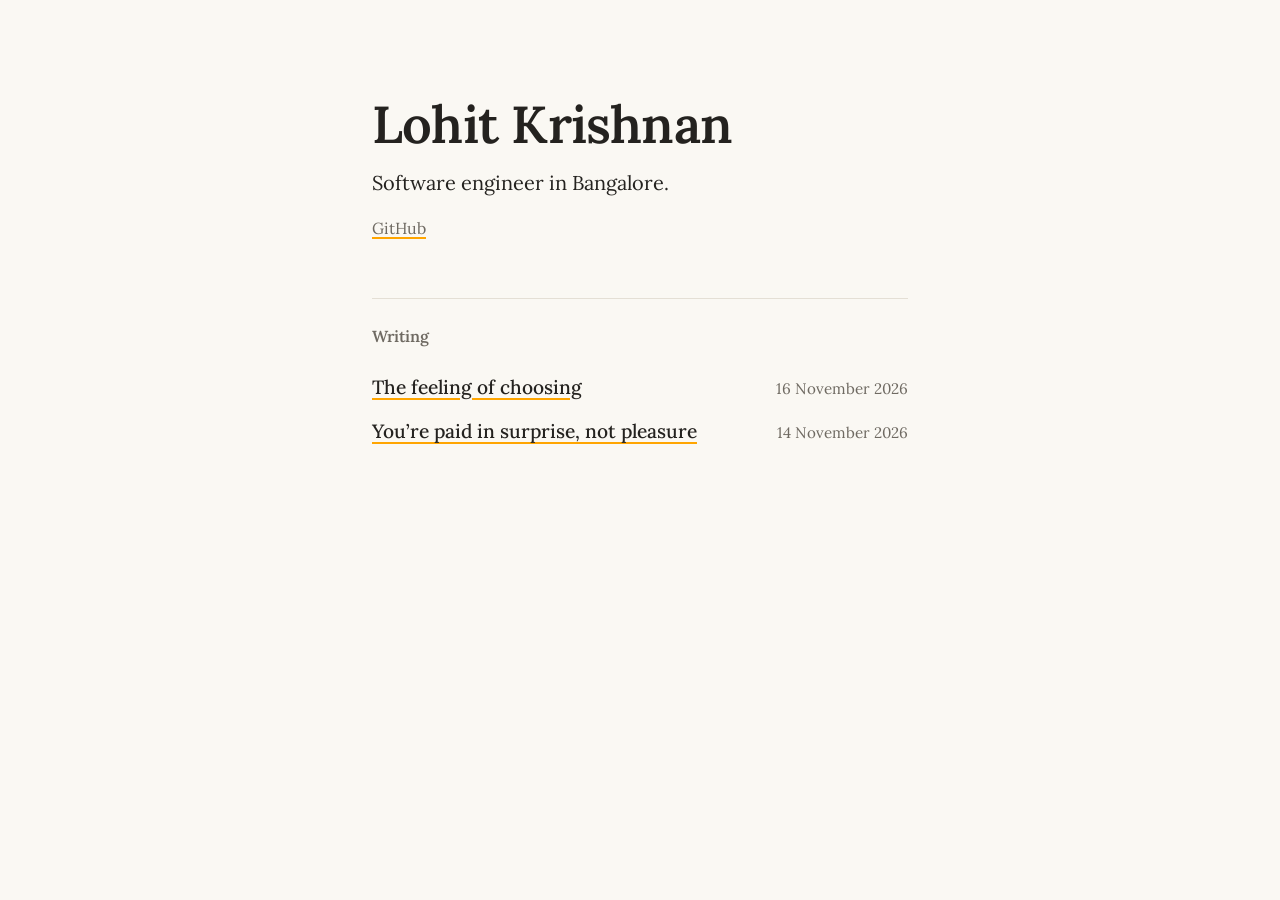
<file: index.html>
<!DOCTYPE html>
<html lang="en">
<head>
    <meta charset="UTF-8">
    <meta name="viewport" content="width=device-width, initial-scale=1.0">
    <title>Lohit Krishnan</title>
    <meta name="description" content="Lohit Krishnan, software engineer in Bangalore.">
    <meta property="og:title" content="Lohit Krishnan">
    <meta property="og:description" content="Software engineer in Bangalore.">
    <meta property="og:type" content="website">
    <meta property="og:url" content="https://lohitkrishnan.com/">
    <meta property="og:site_name" content="Lohit Krishnan">
    <meta property="og:image" content="https://lohitkrishnan.com/img/card-home.png">
    <meta property="og:image:width" content="1200">
    <meta property="og:image:height" content="630">
    <meta property="og:image:alt" content="Lohit Krishnan. Software engineer in Bangalore.">
    <meta name="twitter:card" content="summary_large_image">
    <link rel="canonical" href="https://lohitkrishnan.com/">
    <meta name="color-scheme" content="light dark">

    <link rel="icon" href="/favicon.ico" sizes="48x48">
    <link rel="icon" href="/favicon.svg" type="image/svg+xml">
    <link rel="apple-touch-icon" href="/apple-touch-icon.png">

    <link rel="preload" href="/fonts/Lora-Variable.woff" as="font" type="font/woff" crossorigin>
    <link rel="stylesheet" href="/css/site.css?v=5">
    <script data-goatcounter="https://lohitkrishnan.goatcounter.com/count" async src="https://gc.zgo.at/count.js"></script>
</head>
<body>

    <div class="page">
        <header class="intro">
            <h1 class="intro-name">Lohit Krishnan</h1>
            <p class="intro-about">Software engineer in Bangalore.</p>
            <p class="intro-links"><a href="https://github.com/lohitkrishnan">GitHub</a></p>
        </header>

        <main>
            <h2 class="section-title">Writing</h2>
            <ul class="posts">
                <li class="post">
                    <a class="post-title" href="/essays/the-feeling-of-choosing/">The feeling of choosing</a>
                    <time class="date" datetime="2026-11-16">16 November 2026</time>
                </li>
                <li class="post">
                    <a class="post-title" href="/essays/paid-in-surprise/">You’re paid in surprise, not pleasure</a>
                    <time class="date" datetime="2026-11-14">14 November 2026</time>
                </li>
            </ul>
        </main>
    </div>

</body>
</html>
</file>
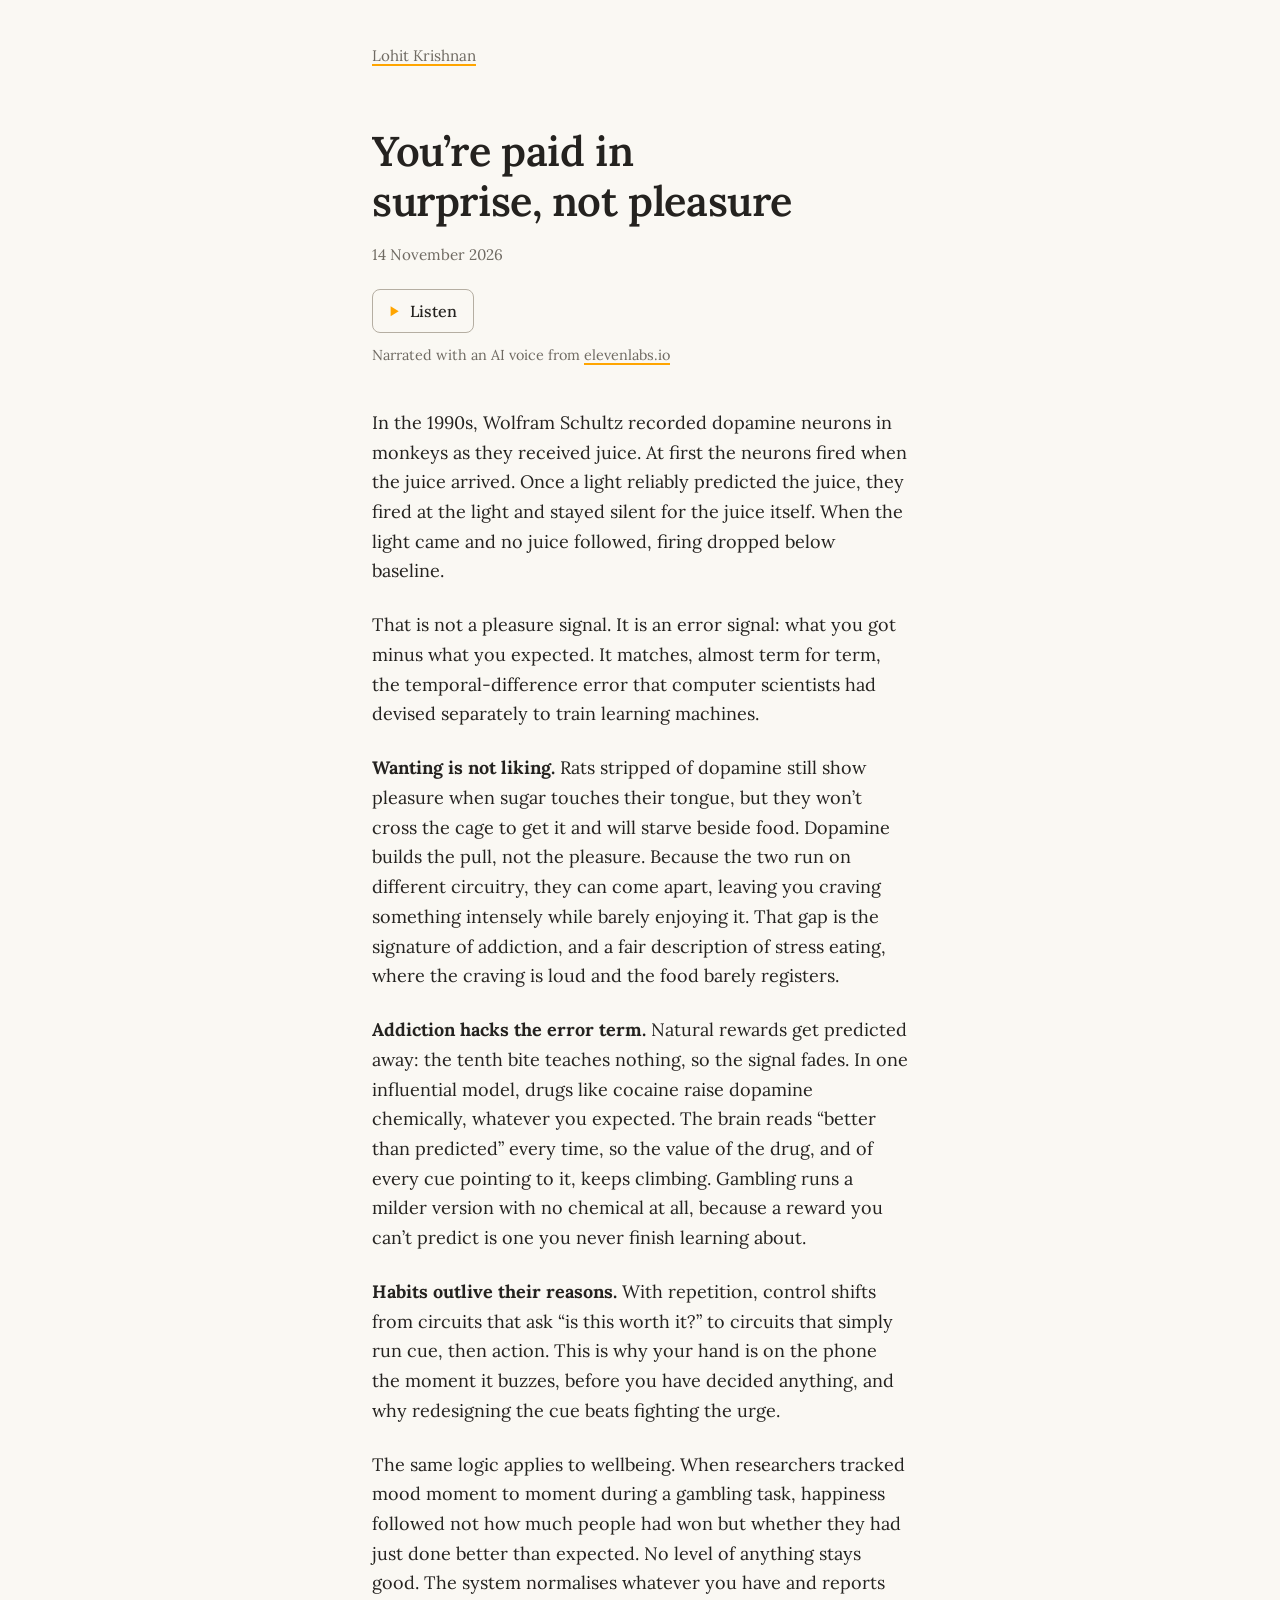
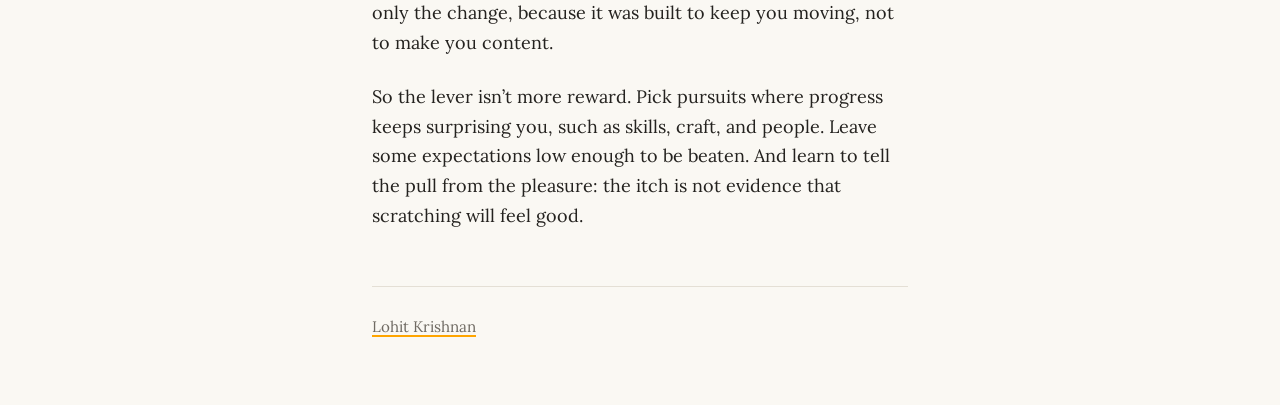
<file: essays/paid-in-surprise/index.html>
<!DOCTYPE html>
<html lang="en">
<head>
    <meta charset="UTF-8">
    <meta name="viewport" content="width=device-width, initial-scale=1.0">
    <title>You’re paid in surprise, not pleasure</title>
    <meta name="description" content="Dopamine is an error signal, not a pleasure signal. What that means for wanting, habits, addiction and wellbeing.">
    <meta property="og:title" content="You’re paid in surprise, not pleasure">
    <meta property="og:description" content="Dopamine is an error signal, not a pleasure signal. What that means for wanting, habits, addiction and wellbeing.">
    <meta property="og:type" content="article">
    <meta property="og:url" content="https://lohitkrishnan.com/essays/paid-in-surprise/">
    <meta property="og:site_name" content="Lohit Krishnan">
    <meta property="og:image" content="https://lohitkrishnan.com/img/card-paid-in-surprise.png">
    <meta property="og:image:width" content="1200">
    <meta property="og:image:height" content="630">
    <meta property="og:image:alt" content="You’re paid in surprise, not pleasure. Dopamine is an error signal, not a pleasure signal.">
    <meta name="twitter:card" content="summary_large_image">
    <link rel="canonical" href="https://lohitkrishnan.com/essays/paid-in-surprise/">
    <meta name="color-scheme" content="light dark">

    <link rel="icon" href="/favicon.ico" sizes="48x48">
    <link rel="icon" href="/favicon.svg" type="image/svg+xml">
    <link rel="apple-touch-icon" href="/apple-touch-icon.png">

    <link rel="preload" href="/fonts/Lora-Variable.woff" as="font" type="font/woff" crossorigin>
    <link rel="stylesheet" href="/css/site.css?v=5">
    <script src="/js/listen.js" defer></script>
    <script data-goatcounter="https://lohitkrishnan.goatcounter.com/count" async src="https://gc.zgo.at/count.js"></script>
</head>
<body>

    <div class="page">
        <a class="home-link" href="/">Lohit Krishnan</a>

        <article class="essay">
            <header class="essay-header">
                <h1 class="essay-title">You’re paid in surprise, not pleasure</h1>
                <time class="date" datetime="2026-11-14">14 November 2026</time>

                <!-- Shown by /js/listen.js. The recording and its word timings live in /audio. -->
                <div class="listen-bar">
                    <button class="listen" type="button" data-goatcounter-click="listen-paid-in-surprise" data-goatcounter-title="Listen button" hidden
                            data-audio="/audio/paid-in-surprise.mp3?take=2"
                            data-timings="/audio/paid-in-surprise.json?take=2"
                            data-title="You’re paid in surprise, not pleasure (narration: elevenlabs.io)">
                        <svg class="listen-icon listen-icon-play" viewBox="0 0 16 16" aria-hidden="true"><path d="M4 2.5v11l9-5.5z"/></svg>
                        <svg class="listen-icon listen-icon-pause" viewBox="0 0 16 16" aria-hidden="true"><path d="M4 2.5h3v11H4zM9 2.5h3v11H9z"/></svg>
                        <span class="listen-label">Listen</span>
                    </button>
                    <span class="listen-time" hidden></span>
                </div>
                <div class="listen-credit" hidden>Narrated with an AI voice from <a href="https://elevenlabs.io">elevenlabs.io</a></div>
                <div class="listen-status" role="status"></div>
            </header>

            <p>In the 1990s, Wolfram Schultz recorded dopamine neurons in monkeys as they received juice. At first the neurons fired when the juice arrived. Once a light reliably predicted the juice, they fired at the light and stayed silent for the juice itself. When the light came and no juice followed, firing dropped below baseline.</p>

            <p>That is not a pleasure signal. It is an error signal: what you got minus what you expected. It matches, almost term for term, the temporal-difference error that computer scientists had devised separately to train learning machines.</p>

            <p><strong>Wanting is not liking.</strong> Rats stripped of dopamine still show pleasure when sugar touches their tongue, but they won’t cross the cage to get it and will starve beside food. Dopamine builds the pull, not the pleasure. Because the two run on different circuitry, they can come apart, leaving you craving something intensely while barely enjoying it. That gap is the signature of addiction, and a fair description of stress eating, where the craving is loud and the food barely registers.</p>

            <p><strong>Addiction hacks the error term.</strong> Natural rewards get predicted away: the tenth bite teaches nothing, so the signal fades. In one influential model, drugs like cocaine raise dopamine chemically, whatever you expected. The brain reads “better than predicted” every time, so the value of the drug, and of every cue pointing to it, keeps climbing. Gambling runs a milder version with no chemical at all, because a reward you can’t predict is one you never finish learning about.</p>

            <p><strong>Habits outlive their reasons.</strong> With repetition, control shifts from circuits that ask “is this worth it?” to circuits that simply run cue, then action. This is why your hand is on the phone the moment it buzzes, before you have decided anything, and why redesigning the cue beats fighting the urge.</p>

            <p>The same logic applies to wellbeing. When researchers tracked mood moment to moment during a gambling task, happiness followed not how much people had won but whether they had just done better than expected. No level of anything stays good. The system normalises whatever you have and reports only the change, because it was built to keep you moving, not to make you content.</p>

            <p>So the lever isn’t more reward. Pick pursuits where progress keeps surprising you, such as skills, craft, and people. Leave some expectations low enough to be beaten. And learn to tell the pull from the pleasure: the itch is not evidence that scratching will feel good.</p>
        </article>

        <footer class="essay-footer">
            <a class="home-link" href="/">Lohit Krishnan</a>
        </footer>
    </div>

</body>
</html>
</file>
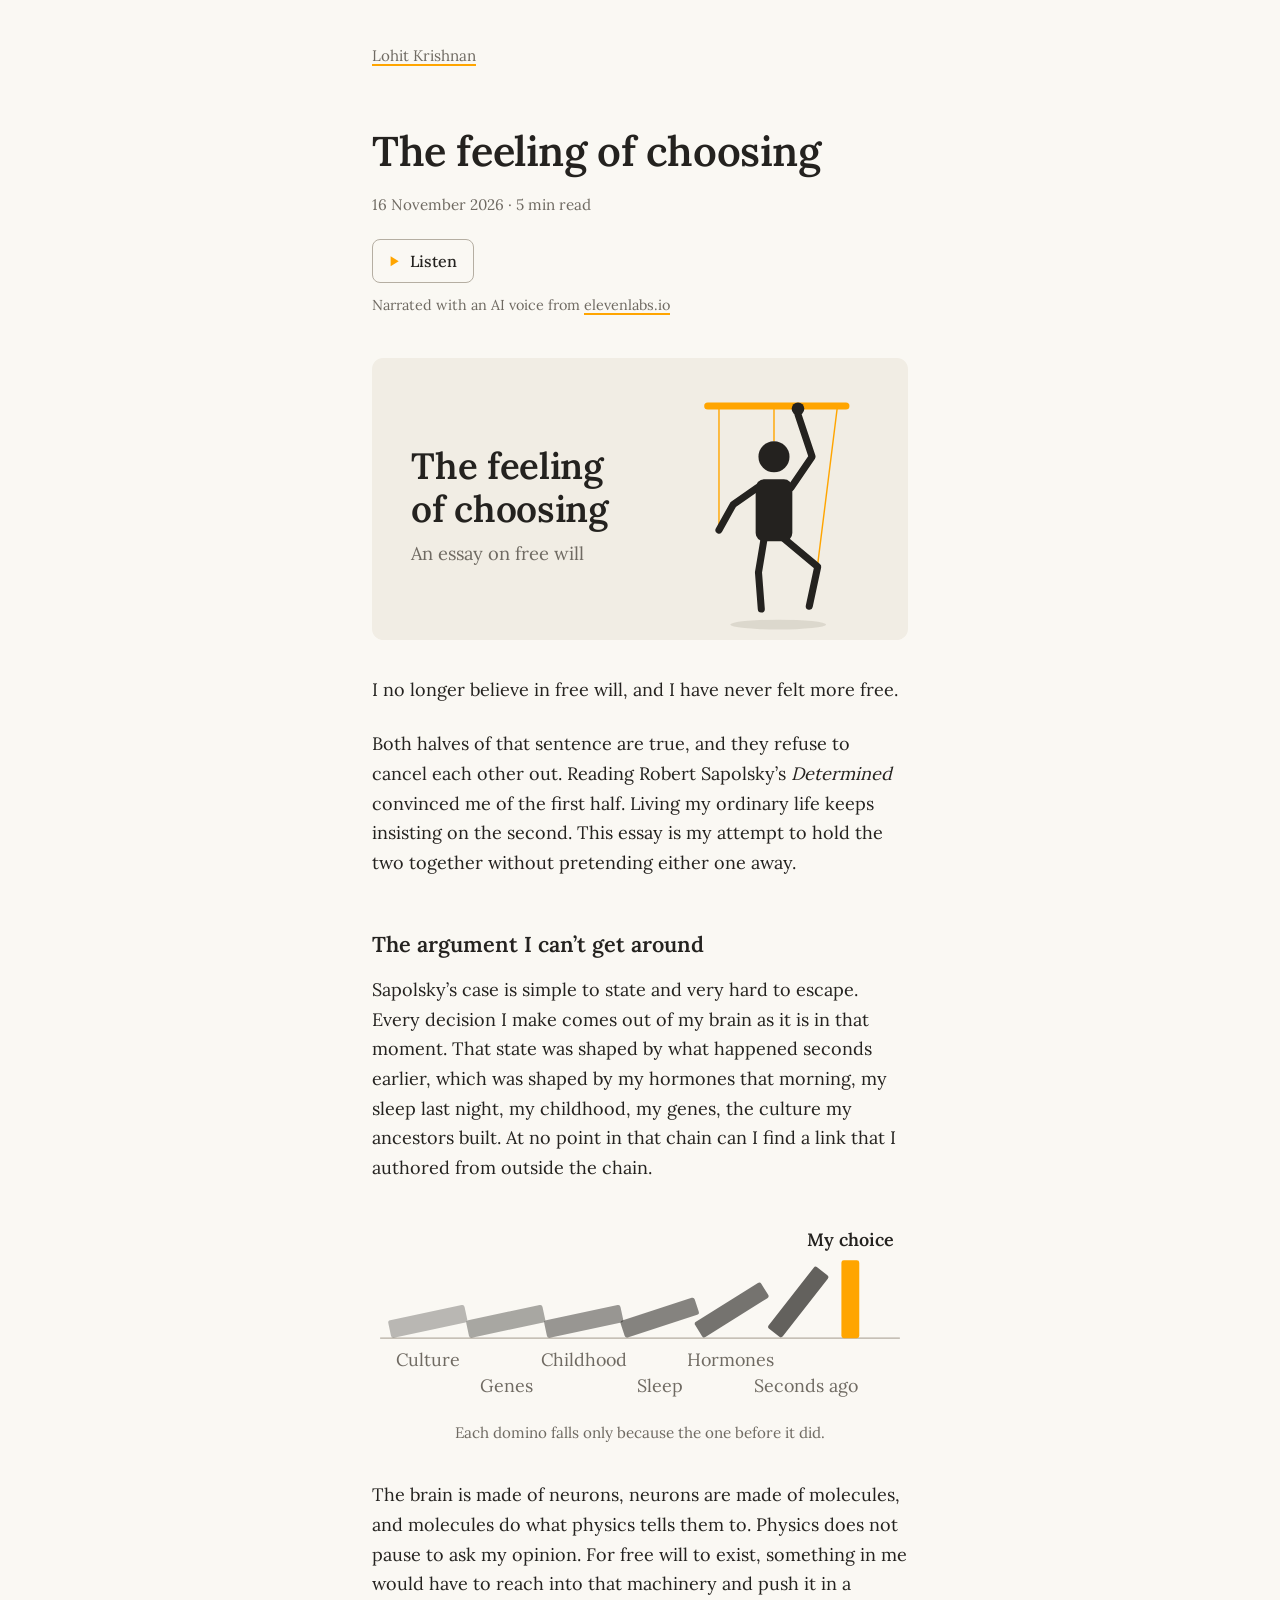
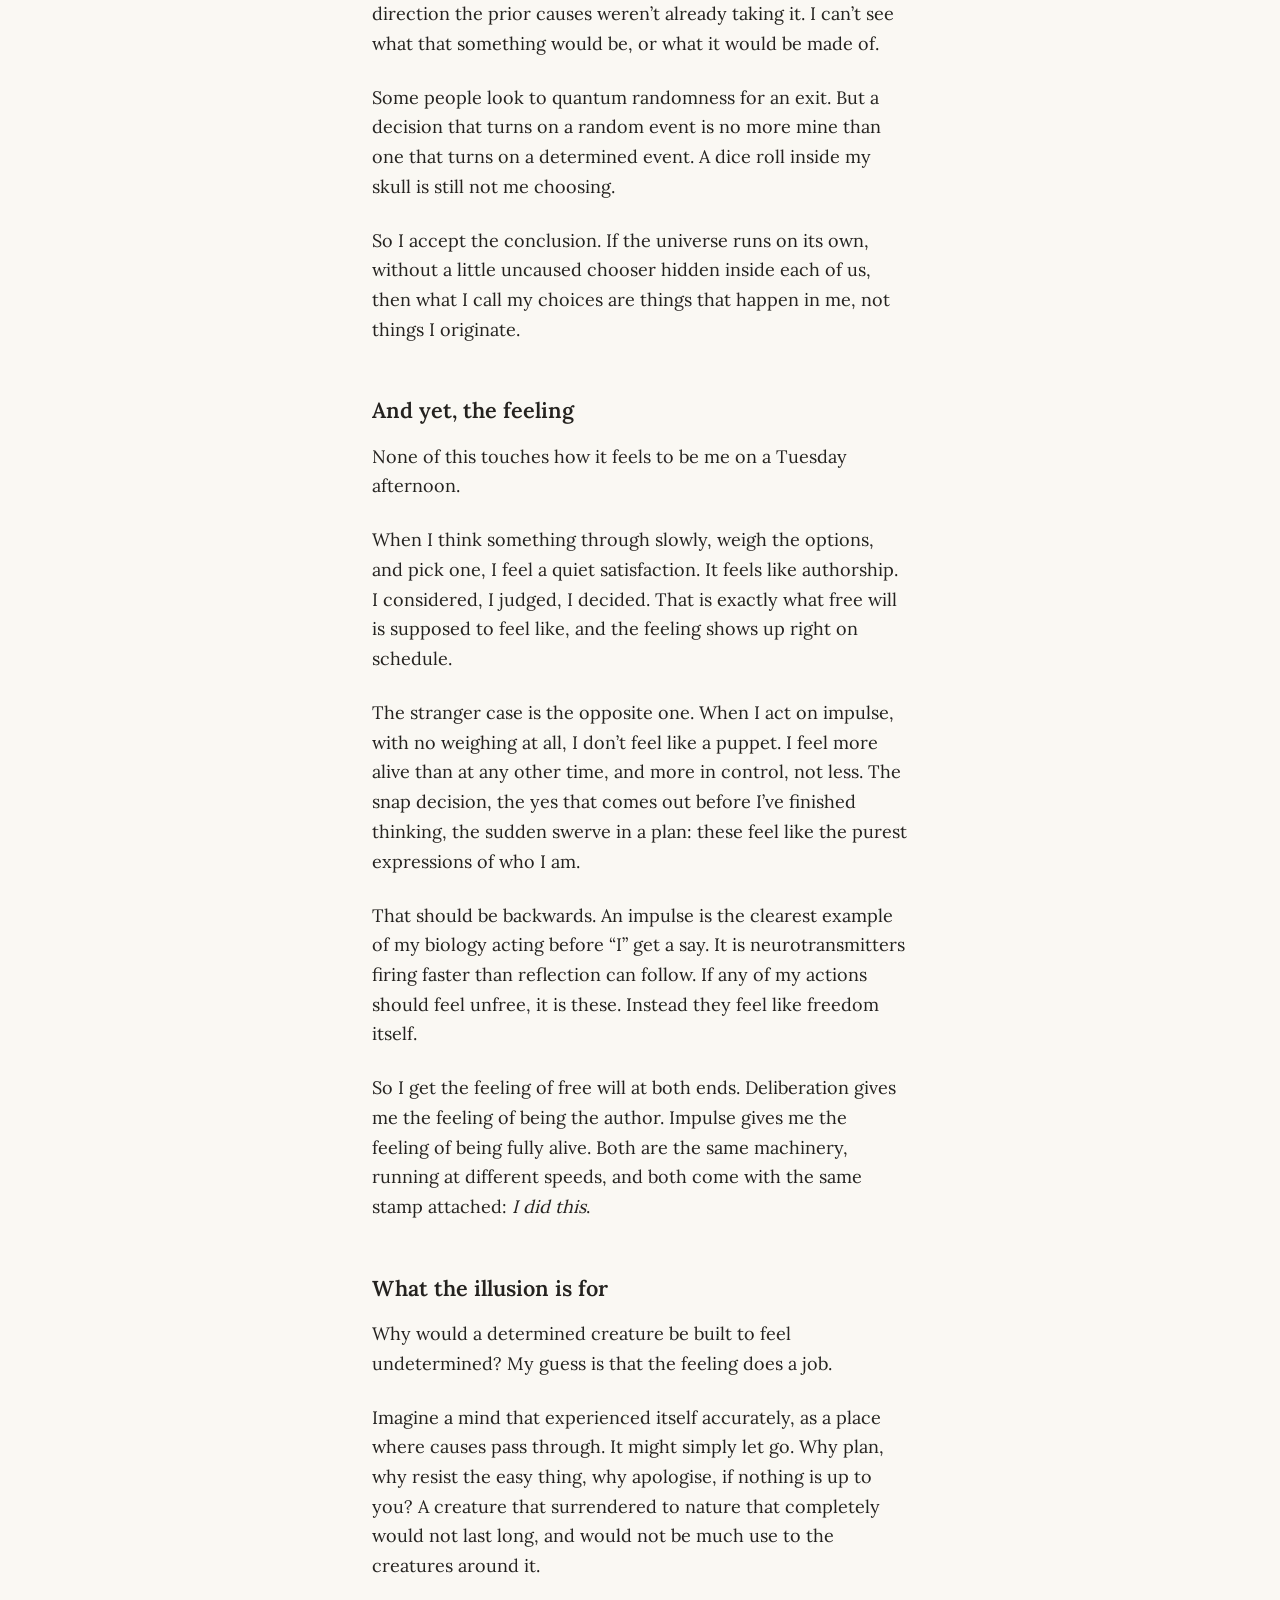
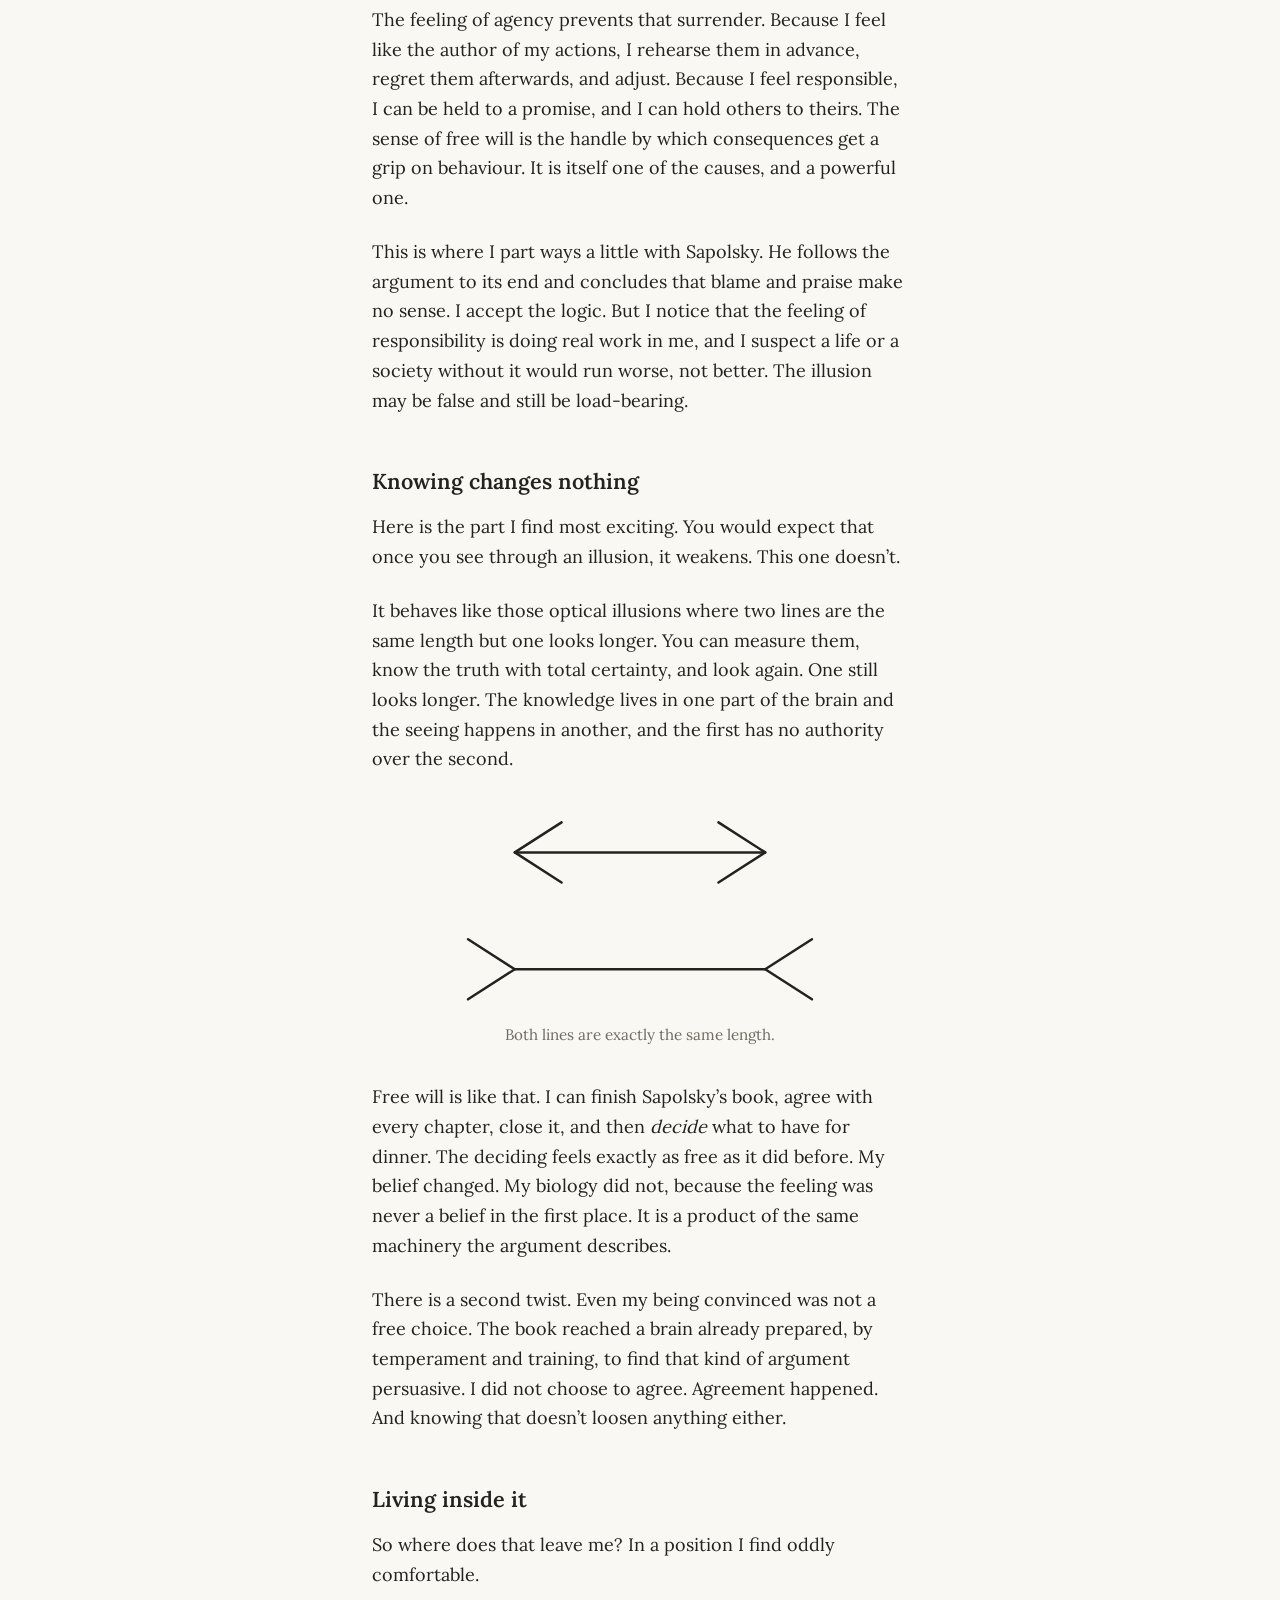
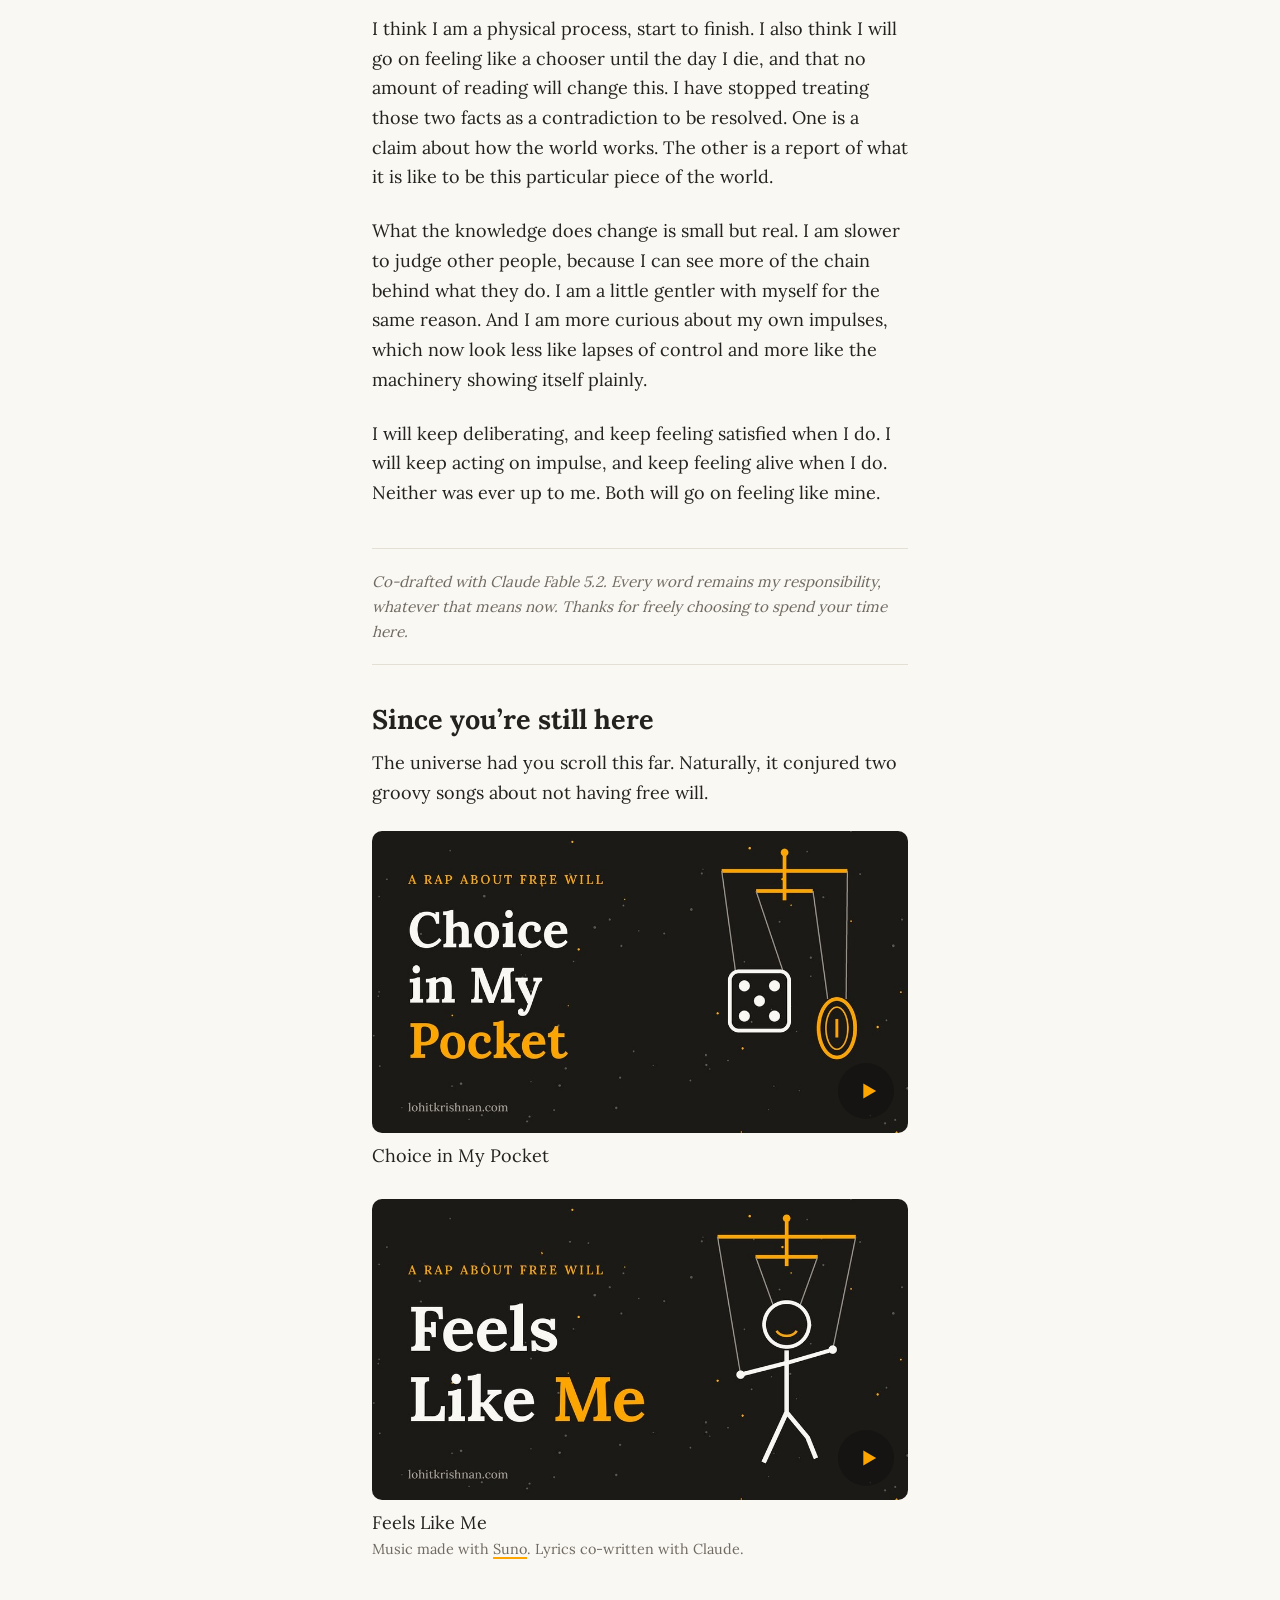
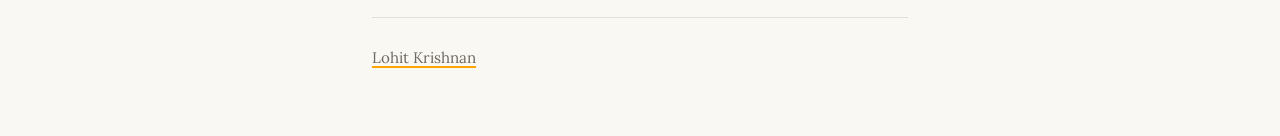
<file: essays/the-feeling-of-choosing/index.html>
<!DOCTYPE html>
<html lang="en">
<head>
    <meta charset="UTF-8">
    <meta name="viewport" content="width=device-width, initial-scale=1.0">
    <title>The feeling of choosing</title>
    <meta name="description" content="Physics leaves no room for free will, yet the feeling of choosing never goes away. On living with both.">
    <meta property="og:title" content="The feeling of choosing">
    <meta property="og:description" content="Physics leaves no room for free will, yet the feeling of choosing never goes away. On living with both.">
    <meta property="og:type" content="article">
    <meta property="og:url" content="https://lohitkrishnan.com/essays/the-feeling-of-choosing/">
    <meta property="og:site_name" content="Lohit Krishnan">
    <meta property="og:image" content="https://lohitkrishnan.com/img/card-the-feeling-of-choosing.png">
    <meta property="og:image:width" content="1200">
    <meta property="og:image:height" content="630">
    <meta property="og:image:alt" content="The feeling of choosing. An essay on free will. A puppet holds the bar that its own strings hang from.">
    <meta name="twitter:card" content="summary_large_image">
    <link rel="canonical" href="https://lohitkrishnan.com/essays/the-feeling-of-choosing/">
    <meta name="color-scheme" content="light dark">

    <link rel="icon" href="/favicon.ico" sizes="48x48">
    <link rel="icon" href="/favicon.svg" type="image/svg+xml">
    <link rel="apple-touch-icon" href="/apple-touch-icon.png">

    <link rel="preload" href="/fonts/Lora-Variable.woff" as="font" type="font/woff" crossorigin>
    <link rel="stylesheet" href="/css/site.css?v=5">
    <script src="/js/listen.js" defer></script>
    <script src="/js/songs.js?v=2" defer></script>
    <script data-goatcounter="https://lohitkrishnan.goatcounter.com/count" async src="https://gc.zgo.at/count.js"></script>
</head>
<body>

    <div class="page">
        <a class="home-link" href="/">Lohit Krishnan</a>

        <article class="essay">
            <header class="essay-header">
                <h1 class="essay-title">The feeling of choosing</h1>
                <div class="date"><time datetime="2026-11-16">16 November 2026</time> · 5 min read</div>

                <!-- Shown by /js/listen.js. The recording and its word timings live in /audio. -->
                <div class="listen-bar">
                    <button class="listen" type="button" data-goatcounter-click="listen-the-feeling-of-choosing" data-goatcounter-title="Listen button" hidden
                            data-audio="/audio/the-feeling-of-choosing.mp3?take=3"
                            data-timings="/audio/the-feeling-of-choosing.json?take=3"
                            data-title="The feeling of choosing (narration: elevenlabs.io)">
                        <svg class="listen-icon listen-icon-play" viewBox="0 0 16 16" aria-hidden="true"><path d="M4 2.5v11l9-5.5z"/></svg>
                        <svg class="listen-icon listen-icon-pause" viewBox="0 0 16 16" aria-hidden="true"><path d="M4 2.5h3v11H4zM9 2.5h3v11H9z"/></svg>
                        <span class="listen-label">Listen</span>
                    </button>
                    <span class="listen-time" hidden></span>
                </div>
                <div class="listen-credit" hidden>Narrated with an AI voice from <a href="https://elevenlabs.io">elevenlabs.io</a></div>
                <div class="listen-status" role="status"></div>
            </header>

            <figure class="figure">
                <svg viewBox="0 0 760 400" role="img" aria-label="The feeling of choosing, an essay on free will. A puppet holds the bar that its own strings hang from.">
                    <rect class="fig-card" width="760" height="400" rx="16"/>
                    <text class="fig-title" x="56" y="172">The feeling</text>
                    <text class="fig-title" x="56" y="232">of choosing</text>
                    <text class="fig-sub" x="56" y="286">An essay on free will</text>
                    <ellipse class="fig-shadow" cx="576" cy="378" rx="68" ry="7"/>
                    <g class="fig-string">
                        <line x1="492" y1="68" x2="492" y2="240"/>
                        <line x1="570" y1="68" x2="570" y2="118"/>
                        <line x1="660" y1="68" x2="632" y2="292"/>
                    </g>
                    <g class="fig-limb">
                        <path d="M546 184L512 208L492 244"/>
                        <path d="M594 184L624 140L604 80"/>
                        <path d="M556 256L548 304L552 356"/>
                        <path d="M584 256L632 296L620 352"/>
                    </g>
                    <rect class="fig-ink" x="544" y="172" width="52" height="88" rx="12"/>
                    <circle class="fig-ink" cx="570" cy="140" r="22"/>
                    <line class="fig-bar" x1="476" y1="68" x2="672" y2="68"/>
                    <circle class="fig-ink" cx="604" cy="72" r="9"/>
                </svg>
            </figure>

            <p>I no longer believe in free will, and I have never felt more free.</p>

            <p>Both halves of that sentence are true, and they refuse to cancel each other out. Reading Robert Sapolsky’s <em>Determined</em> convinced me of the first half. Living my ordinary life keeps insisting on the second. This essay is my attempt to hold the two together without pretending either one away.</p>

            <h2>The argument I can’t get around</h2>

            <p>Sapolsky’s case is simple to state and very hard to escape. Every decision I make comes out of my brain as it is in that moment. That state was shaped by what happened seconds earlier, which was shaped by my hormones that morning, my sleep last night, my childhood, my genes, the culture my ancestors built. At no point in that chain can I find a link that I authored from outside the chain.</p>

            <figure class="figure">
                <svg viewBox="70 62 660 238" role="img" aria-label="A row of falling dominoes labelled culture, genes, childhood, sleep, hormones and seconds ago. The last one, still standing, is labelled my choice.">
                    <line class="fig-ground" x1="80" y1="210" x2="720" y2="210"/>
                    <rect class="fig-ink" style="fill-opacity:0.3" x="72" y="114" width="22" height="96" rx="3" transform="rotate(78 94 210)"/>
                    <rect class="fig-ink" style="fill-opacity:0.38" x="168" y="114" width="22" height="96" rx="3" transform="rotate(78 190 210)"/>
                    <rect class="fig-ink" style="fill-opacity:0.46" x="264" y="114" width="22" height="96" rx="3" transform="rotate(78 286 210)"/>
                    <rect class="fig-ink" style="fill-opacity:0.54" x="360" y="114" width="22" height="96" rx="3" transform="rotate(72 382 210)"/>
                    <rect class="fig-ink" style="fill-opacity:0.62" x="456" y="114" width="22" height="96" rx="3" transform="rotate(58 478 210)"/>
                    <rect class="fig-ink" style="fill-opacity:0.7" x="552" y="114" width="22" height="96" rx="3" transform="rotate(38 574 210)"/>
                    <rect class="fig-accent" x="648" y="114" width="22" height="96" rx="3"/>
                    <text class="fig-label" x="139" y="244">Culture</text>
                    <text class="fig-label" x="235" y="276">Genes</text>
                    <text class="fig-label" x="331" y="244">Childhood</text>
                    <text class="fig-label" x="425" y="276">Sleep</text>
                    <text class="fig-label" x="512" y="244">Hormones</text>
                    <text class="fig-label" x="604" y="276">Seconds ago</text>
                    <text class="fig-label fig-label-strong" x="659" y="96">My choice</text>
                </svg>
                <figcaption>Each domino falls only because the one before it did.</figcaption>
            </figure>

            <p>The brain is made of neurons, neurons are made of molecules, and molecules do what physics tells them to. Physics does not pause to ask my opinion. For free will to exist, something in me would have to reach into that machinery and push it in a direction the prior causes weren’t already taking it. I can’t see what that something would be, or what it would be made of.</p>

            <p>Some people look to quantum randomness for an exit. But a decision that turns on a random event is no more mine than one that turns on a determined event. A dice roll inside my skull is still not me choosing.</p>

            <p>So I accept the conclusion. If the universe runs on its own, without a little uncaused chooser hidden inside each of us, then what I call my choices are things that happen in me, not things I originate.</p>

            <h2>And yet, the feeling</h2>

            <p>None of this touches how it feels to be me on a Tuesday afternoon.</p>

            <p>When I think something through slowly, weigh the options, and pick one, I feel a quiet satisfaction. It feels like authorship. I considered, I judged, I decided. That is exactly what free will is supposed to feel like, and the feeling shows up right on schedule.</p>

            <p>The stranger case is the opposite one. When I act on impulse, with no weighing at all, I don’t feel like a puppet. I feel more alive than at any other time, and more in control, not less. The snap decision, the yes that comes out before I’ve finished thinking, the sudden swerve in a plan: these feel like the purest expressions of who I am.</p>

            <p>That should be backwards. An impulse is the clearest example of my biology acting before “I” get a say. It is neurotransmitters firing faster than reflection can follow. If any of my actions should feel unfree, it is these. Instead they feel like freedom itself.</p>

            <p>So I get the feeling of free will at both ends. Deliberation gives me the feeling of being the author. Impulse gives me the feeling of being fully alive. Both are the same machinery, running at different speeds, and both come with the same stamp attached: <em>I did this</em>.</p>

            <h2>What the illusion is for</h2>

            <p>Why would a determined creature be built to feel undetermined? My guess is that the feeling does a job.</p>

            <p>Imagine a mind that experienced itself accurately, as a place where causes pass through. It might simply let go. Why plan, why resist the easy thing, why apologise, if nothing is up to you? A creature that surrendered to nature that completely would not last long, and would not be much use to the creatures around it.</p>

            <p>The feeling of agency prevents that surrender. Because I feel like the author of my actions, I rehearse them in advance, regret them afterwards, and adjust. Because I feel responsible, I can be held to a promise, and I can hold others to theirs. The sense of free will is the handle by which consequences get a grip on behaviour. It is itself one of the causes, and a powerful one.</p>

            <p>This is where I part ways a little with Sapolsky. He follows the argument to its end and concludes that blame and praise make no sense. I accept the logic. But I notice that the feeling of responsibility is doing real work in me, and I suspect a life or a society without it would run worse, not better. The illusion may be false and still be load-bearing.</p>

            <h2>Knowing changes nothing</h2>

            <p>Here is the part I find most exciting. You would expect that once you see through an illusion, it weakens. This one doesn’t.</p>

            <p>It behaves like those optical illusions where two lines are the same length but one looks longer. You can measure them, know the truth with total certainty, and look again. One still looks longer. The knowledge lives in one part of the brain and the seeing happens in another, and the first has no authority over the second.</p>

            <figure class="figure">
                <svg class="figure-narrow" viewBox="150 28 460 244" role="img" aria-label="Two horizontal lines of the same length. The top one ends in arrowheads and looks shorter. The bottom one ends in outward fins and looks longer.">
                    <g class="fig-line">
                        <line x1="230" y1="80" x2="530" y2="80"/>
                        <path d="M286 44L230 80L286 116"/>
                        <path d="M474 44L530 80L474 116"/>
                        <line x1="230" y1="220" x2="530" y2="220"/>
                        <path d="M174 184L230 220L174 256"/>
                        <path d="M586 184L530 220L586 256"/>
                    </g>
                </svg>
                <figcaption>Both lines are exactly the same length.</figcaption>
            </figure>

            <p>Free will is like that. I can finish Sapolsky’s book, agree with every chapter, close it, and then <em>decide</em> what to have for dinner. The deciding feels exactly as free as it did before. My belief changed. My biology did not, because the feeling was never a belief in the first place. It is a product of the same machinery the argument describes.</p>

            <p>There is a second twist. Even my being convinced was not a free choice. The book reached a brain already prepared, by temperament and training, to find that kind of argument persuasive. I did not choose to agree. Agreement happened. And knowing that doesn’t loosen anything either.</p>

            <h2>Living inside it</h2>

            <p>So where does that leave me? In a position I find oddly comfortable.</p>

            <p>I think I am a physical process, start to finish. I also think I will go on feeling like a chooser until the day I die, and that no amount of reading will change this. I have stopped treating those two facts as a contradiction to be resolved. One is a claim about how the world works. The other is a report of what it is like to be this particular piece of the world.</p>

            <p>What the knowledge does change is small but real. I am slower to judge other people, because I can see more of the chain behind what they do. I am a little gentler with myself for the same reason. And I am more curious about my own impulses, which now look less like lapses of control and more like the machinery showing itself plainly.</p>

            <p>I will keep deliberating, and keep feeling satisfied when I do. I will keep acting on impulse, and keep feeling alive when I do. Neither was ever up to me. Both will go on feeling like mine.</p>

            <p class="essay-note">Co-drafted with Claude Fable 5.2. Every word remains my responsibility, whatever that means now. Thanks for freely choosing to spend your time here.</p>
        </article>

        <section class="songs" aria-labelledby="songs-heading">
            <h2 id="songs-heading">Since you’re still here</h2>
            <p>The universe had you scroll this far. Naturally, it conjured two groovy songs about not having free will.</p>
            <div class="song-list">
                <figure class="song">
                    <a class="song-player" href="https://www.youtube.com/watch?v=IGP9kaS1Pns" data-youtube="IGP9kaS1Pns" data-goatcounter-click="song-choice-in-my-pocket" data-goatcounter-title="Song: Choice in My Pocket" aria-label="Play Choice in My Pocket (lyric video)">
                        <img src="/img/song-choice-in-my-pocket.jpg?v=2" alt="" loading="lazy" width="960" height="540">
                        <span class="song-play" aria-hidden="true"><svg viewBox="0 0 24 24"><path d="M8 5.5v13l11-6.5z"/></svg></span>
                    </a>
                    <figcaption>Choice in My Pocket</figcaption>
                </figure>
                <figure class="song">
                    <a class="song-player" href="https://www.youtube.com/watch?v=yFqm2cRUVk4" data-youtube="yFqm2cRUVk4" data-goatcounter-click="song-feels-like-me" data-goatcounter-title="Song: Feels Like Me" aria-label="Play Feels Like Me (lyric video)">
                        <img src="/img/song-feels-like-me.jpg?v=2" alt="" loading="lazy" width="960" height="540">
                        <span class="song-play" aria-hidden="true"><svg viewBox="0 0 24 24"><path d="M8 5.5v13l11-6.5z"/></svg></span>
                    </a>
                    <figcaption>Feels Like Me</figcaption>
                </figure>
            </div>
            <p class="songs-credit">Music made with <a href="https://suno.com">Suno</a>. Lyrics co-written with Claude.</p>
        </section>

        <footer class="essay-footer">
            <a class="home-link" href="/">Lohit Krishnan</a>
        </footer>
    </div>

</body>
</html>
</file>
<file: css/site.css>
/* Shared look for lohitkrishnan.com: Lora on warm paper, warm charcoal in dark mode. */

/* Lora is served from this site so pages look the same on every device. */
@font-face {
    font-family: "Lora";
    src: url("/fonts/Lora-Variable.woff") format("woff");
    font-weight: 400 700;
    font-style: normal;
    font-display: swap;
}

:root {
    --bg: #faf8f3;
    --text: #24221f;
    --muted: #6f6a62;
    --rule: #e4dfd5;
    --line-strong: #b5aea2;
    --card: #f1ede4;
    --accent: orange;
    --reading: rgba(255, 165, 0, 0.3);
    --reading-faint: rgba(255, 165, 0, 0.2);
    --reading-word: rgba(255, 165, 0, 0.55);
    --reading-hover: rgba(255, 165, 0, 0.12);
    --serif: "Lora", "Iowan Old Style", Charter, Georgia, "Noto Serif", serif;
}

@media (prefers-color-scheme: dark) {
    :root {
        --bg: #1f1e1c;
        --text: #e9e5dd;
        --muted: #9c978e;
        --rule: #36332f;
        --line-strong: #6a665f;
        --card: #292724;
        --reading-faint: rgba(255, 165, 0, 0.15);
    }
}

* { box-sizing: border-box; }

html { -webkit-text-size-adjust: 100%; }

body {
    margin: 0;
    background-color: var(--bg);
    color: var(--text);
    font-family: var(--serif);
    font-size: 1.125rem;
    line-height: 1.65;
    text-rendering: optimizeLegibility;
    -webkit-font-smoothing: antialiased;
}

a {
    color: inherit;
    text-decoration-color: var(--accent);
    text-decoration-thickness: 1.5px;
    text-underline-offset: 0.2em;
}

a:focus-visible {
    outline: 2px solid var(--accent);
    outline-offset: 3px;
}

.page {
    max-width: 36rem;
    margin: 0 auto;
    padding: 2.5rem 1.25rem 4rem;
}

/* Small link back to the homepage, used at the top and bottom of an essay. */
.home-link {
    font-size: 0.95rem;
    color: var(--muted);
}

.date {
    font-size: 0.95rem;
    color: var(--muted);
}

/* ---------- Homepage ---------- */

.intro { margin: 3.5rem 0 3.5rem; }

.intro-name {
    margin: 0;
    font-weight: 600;
    font-size: clamp(2.3rem, 10vw, 3.25rem);
    line-height: 1.1;
    letter-spacing: -0.015em;
}

.intro-about {
    margin: 0.9rem 0 0;
    font-size: 1.25rem;
    line-height: 1.5;
}

.intro-links {
    margin: 1.1rem 0 0;
    font-size: 1rem;
    color: var(--muted);
}

.section-title {
    margin: 0;
    padding-top: 1.5rem;
    border-top: 1px solid var(--rule);
    font-size: 1rem;
    font-weight: 600;
    color: var(--muted);
}

.posts {
    list-style: none;
    margin: 1rem 0 0;
    padding: 0;
}

.post {
    display: flex;
    flex-wrap: wrap;
    align-items: baseline;
    justify-content: space-between;
    gap: 0.2rem 1.5rem;
    padding: 0.55rem 0;
}

.post-title {
    flex: 1 1 16rem;
    font-size: 1.2rem;
    font-weight: 500;
    line-height: 1.4;
}

/* ---------- Essay ---------- */

.essay-header { margin: 3.5rem 0 2.5rem; }

.essay-title {
    margin: 0;
    font-weight: 600;
    font-size: clamp(1.9rem, 7vw, 2.6rem);
    line-height: 1.2;
    letter-spacing: -0.01em;
    text-wrap: balance;
}

.essay-header .date {
    display: block;
    margin-top: 1rem;
}

/* Listen button: reads the essay aloud (see /js/listen.js). */
.listen {
    display: inline-flex;
    align-items: center;
    gap: 0.55rem;
    min-height: 2.75rem;
    margin-top: 1.4rem;
    padding: 0.4rem 1rem 0.4rem 0.85rem;
    font: inherit;
    font-size: 1rem;
    font-weight: 500;
    color: var(--text);
    background: transparent;
    border: 1px solid var(--line-strong);
    border-radius: 0.5rem;
    cursor: pointer;
}

.listen[hidden] { display: none; }

.listen:hover { border-color: var(--muted); }

.listen:focus-visible {
    outline: 2px solid var(--accent);
    outline-offset: 3px;
}

.listen-icon {
    width: 0.9rem;
    height: 0.9rem;
    fill: var(--accent);
}

.listen-icon-pause { display: none; }
.listen[data-state="playing"] .listen-icon-play { display: none; }
.listen[data-state="playing"] .listen-icon-pause { display: block; }

.listen-bar {
    display: flex;
    align-items: center;
    gap: 0.9rem;
}

.listen-time {
    margin-top: 1.4rem;
    font-size: 0.95rem;
    color: var(--muted);
    font-variant-numeric: tabular-nums;
}

.listen-credit {
    margin-top: 0.7rem;
    font-size: 0.9rem;
    color: var(--muted);
}

.listen-status {
    margin-top: 0.3rem;
    font-size: 0.9rem;
    color: var(--muted);
}

.listen-status:empty { display: none; }

/* Sentences and words are wrapped by /js/listen.js once listening starts.
   data-listen on the essay says which mode is in use: "audio" (recorded
   narration, word by word) or "speech" (device voice, sentence by sentence). */
.sentence,
.word {
    border-radius: 0.2em;
    -webkit-box-decoration-break: clone;
    box-decoration-break: clone;
}

.sentence.is-reading { background-color: var(--reading); }

/* With a recording, the sentence gets a faint tint and the word the strong one. */
.essay[data-listen="audio"] .sentence.is-reading { background-color: var(--reading-faint); }
.word.is-reading { background-color: var(--reading-word); }

.essay[data-listen="speech"].is-listening .sentence,
.essay[data-listen="audio"].is-listening .word { cursor: pointer; }

@media (hover: hover) {
    .essay[data-listen="speech"].is-listening .sentence:not(.is-reading):hover,
    .essay[data-listen="audio"].is-listening .word:not(.is-reading):hover { background-color: var(--reading-hover); }
}

.essay p { margin: 0 0 1.35em; }

.essay strong { font-weight: 700; }

.essay h2 {
    margin: 2.4em 0 0.8em;
    font-size: 1.35rem;
    font-weight: 600;
    line-height: 1.3;
    text-wrap: balance;
}

/* Small closing note under an essay. */
.essay .essay-note {
    margin: 2.5rem 0 0;
    padding-top: 1.25rem;
    border-top: 1px solid var(--rule);
    font-size: 0.95rem;
    font-style: italic;
    color: var(--muted);
}

/* Drawings inside an essay. They are inline SVG coloured from the variables
   above, so they follow light and dark mode like the text does. */
.figure { margin: 2.2rem 0; }

.figure svg {
    display: block;
    width: 100%;
    height: auto;
    font-family: var(--serif);
}

.figure svg.figure-narrow {
    max-width: 24rem;
    margin: 0 auto;
}

.figure figcaption {
    margin-top: 0.7rem;
    font-size: 0.95rem;
    line-height: 1.5;
    color: var(--muted);
    text-align: center;
}

.fig-card { fill: var(--card); }
.fig-ink { fill: var(--text); }
.fig-accent { fill: var(--accent); }
.fig-shadow { fill: var(--line-strong); fill-opacity: 0.35; }
.fig-title { fill: var(--text); font-size: 52px; font-weight: 600; letter-spacing: -0.01em; }
.fig-sub { fill: var(--muted); font-size: 26px; }
.fig-label { fill: var(--muted); font-size: 22px; text-anchor: middle; }
.fig-label-strong { fill: var(--text); font-weight: 600; }
.fig-ground { stroke: var(--line-strong); stroke-width: 1.5; }
.fig-string { fill: none; stroke: var(--accent); stroke-width: 2; }
.fig-bar { stroke: var(--accent); stroke-width: 10; stroke-linecap: round; }
.fig-limb { fill: none; stroke: var(--text); stroke-width: 10; stroke-linecap: round; stroke-linejoin: round; }
.fig-line { fill: none; stroke: var(--text); stroke-width: 3; stroke-linecap: round; stroke-linejoin: round; }

.essay-footer {
    margin-top: 3.5rem;
    padding-top: 1.5rem;
    border-top: 1px solid var(--rule);
}

@media (max-width: 600px) {
    body { font-size: 1.0625rem; }
    .intro { margin: 2.25rem 0 2.75rem; }
    .essay-header { margin: 2.25rem 0 2rem; }
}

/* Songs section at the end of an essay */
.songs {
    margin-top: 1.25rem;
    padding-top: 2rem;
    border-top: 1px solid var(--rule);
}
.songs h2 { margin: 0 0 0.4rem; }
.songs > p { margin: 0 0 1.5rem; }
.song-list { display: grid; grid-template-columns: minmax(0, 1fr); gap: 1.75rem; }
.song-player img { max-width: 100%; }
.song { margin: 0; }
.song-player, .song-frame {
    display: block;
    position: relative;
    width: 100%;
    aspect-ratio: 16 / 9;
    border: 0;
    border-radius: 10px;
    overflow: hidden;
    background: var(--card);
}
.song-player img {
    width: 100%;
    height: 100%;
    object-fit: cover;
    display: block;
}
.song-play {
    position: absolute;
    right: 14px;
    bottom: 14px;
    width: 56px;
    height: 56px;
    border-radius: 50%;
    background: rgba(20, 19, 17, 0.72);
    display: grid;
    place-items: center;
    transition: transform 0.15s ease, background 0.15s ease;
}
.song-play svg { width: 28px; height: 28px; fill: var(--accent); margin-left: 3px; }
.song-player:hover .song-play,
.song-player:focus-visible .song-play { transform: scale(1.08); background: rgba(20, 19, 17, 0.88); }
.song figcaption { margin-top: 0.5rem; }
.songs-credit { margin-top: 1.5rem; font-size: 0.9rem; color: var(--muted); }
</file>
